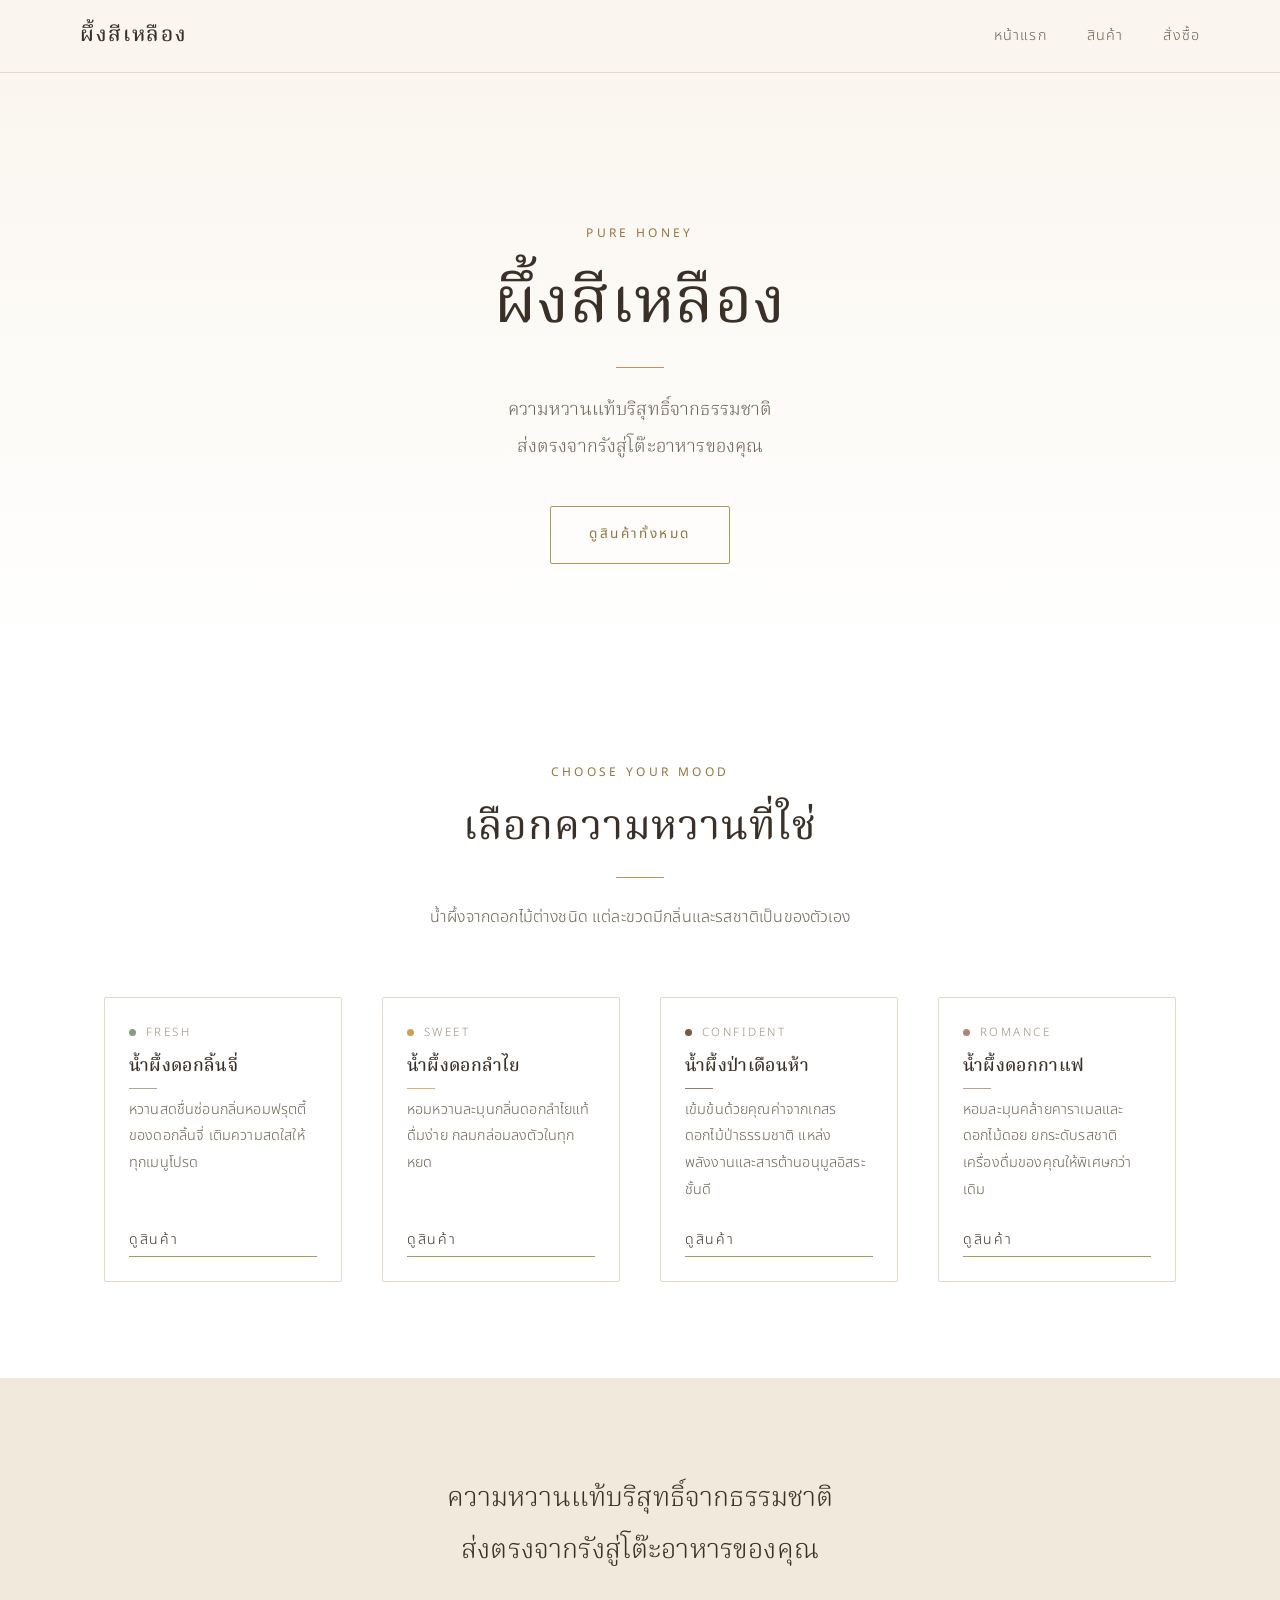
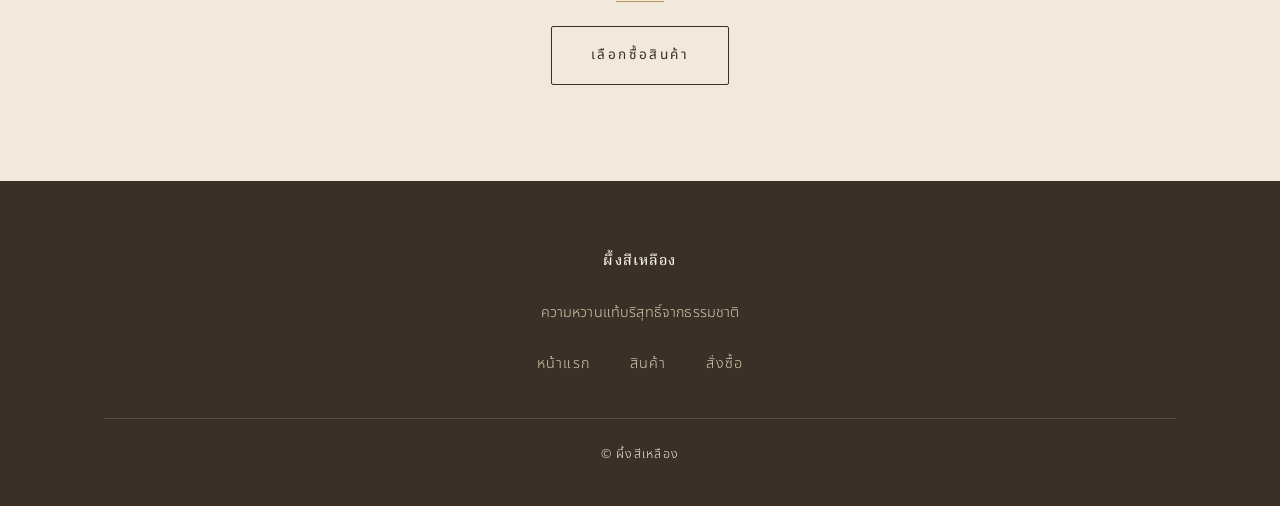
<file: index.html>
<!DOCTYPE html>
<html lang="th">
<head>
  <meta charset="UTF-8">
  <meta name="viewport" content="width=device-width, initial-scale=1">
  <title>ผึ้งสีเหลือง — ความหวานแท้บริสุทธิ์จากธรรมชาติ</title>
  <meta name="description" content="ผึ้งสีเหลือง — ความหวานแท้บริสุทธิ์จากธรรมชาติ ส่งตรงจากรังสู่โต๊ะอาหารของคุณ">
  <link rel="stylesheet" href="style.css">
</head>
<body>

  <header class="site-header">
    <div class="container nav">
      <a href="index.html" class="nav__brand">ผึ้งสีเหลือง</a>
      <nav class="nav__links" aria-label="เมนูหลัก">
        <a href="index.html">หน้าแรก</a>
        <a href="product.html">สินค้า</a>
        <a href="order.html">สั่งซื้อ</a>
      </nav>
    </div>
  </header>

  <main>
    <!-- Hero -->
    <section class="hero">
      <div class="container hero__inner">
        <span class="eyebrow">Pure Honey</span>
        <h1>ผึ้งสีเหลือง</h1>
        <span class="divider center"></span>
        <p class="lead">ความหวานแท้บริสุทธิ์จากธรรมชาติ<br>ส่งตรงจากรังสู่โต๊ะอาหารของคุณ</p>
        <a href="product.html" class="btn btn--gold">ดูสินค้าทั้งหมด</a>
      </div>
    </section>

    <!-- เลือกตามบุคลิกรสชาติ (mood) -->
    <section class="section section--white">
      <div class="container">
        <div class="section__head">
          <span class="eyebrow">Choose Your Mood</span>
          <h2>เลือกความหวานที่ใช่</h2>
          <span class="divider center"></span>
          <p>น้ำผึ้งจากดอกไม้ต่างชนิด แต่ละขวดมีกลิ่นและรสชาติเป็นของตัวเอง</p>
        </div>

        <div class="grid grid--4">
          <a class="product-card" data-mood="fresh" href="product.html?mood=fresh">
            <div class="product-card__body">
              <div class="product-card__mood"><span class="dot"></span><span>Fresh</span></div>
              <h3 class="product-card__name">น้ำผึ้งดอกลิ้นจี่</h3>
              <p class="product-card__desc">หวานสดชื่นซ่อนกลิ่นหอมฟรุตตี้ของดอกลิ้นจี่ เติมความสดใสให้ทุกเมนูโปรด</p>
              <span class="link-line">ดูสินค้า</span>
            </div>
          </a>

          <a class="product-card" data-mood="sweet" href="product.html?mood=sweet">
            <div class="product-card__body">
              <div class="product-card__mood"><span class="dot"></span><span>Sweet</span></div>
              <h3 class="product-card__name">น้ำผึ้งดอกลำไย</h3>
              <p class="product-card__desc">หอมหวานละมุนกลิ่นดอกลำไยแท้ ดื่มง่าย กลมกล่อมลงตัวในทุกหยด</p>
              <span class="link-line">ดูสินค้า</span>
            </div>
          </a>

          <a class="product-card" data-mood="confident" href="product.html?mood=confident">
            <div class="product-card__body">
              <div class="product-card__mood"><span class="dot"></span><span>Confident</span></div>
              <h3 class="product-card__name">น้ำผึ้งป่าเดือนห้า</h3>
              <p class="product-card__desc">เข้มข้นด้วยคุณค่าจากเกสรดอกไม้ป่าธรรมชาติ แหล่งพลังงานและสารต้านอนุมูลอิสระชั้นดี</p>
              <span class="link-line">ดูสินค้า</span>
            </div>
          </a>

          <a class="product-card" data-mood="romance" href="product.html?mood=romance">
            <div class="product-card__body">
              <div class="product-card__mood"><span class="dot"></span><span>Romance</span></div>
              <h3 class="product-card__name">น้ำผึ้งดอกกาแฟ</h3>
              <p class="product-card__desc">หอมละมุนคล้ายคาราเมลและดอกไม้ดอย ยกระดับรสชาติเครื่องดื่มของคุณให้พิเศษกว่าเดิม</p>
              <span class="link-line">ดูสินค้า</span>
            </div>
          </a>
        </div>
      </div>
    </section>

    <!-- ปิดท้าย -->
    <section class="section section--deep">
      <div class="container quote">
        <p class="quote__text">ความหวานแท้บริสุทธิ์จากธรรมชาติ<br>ส่งตรงจากรังสู่โต๊ะอาหารของคุณ</p>
        <span class="divider center"></span>
        <a href="product.html" class="btn">เลือกซื้อสินค้า</a>
      </div>
    </section>
  </main>

  <footer class="site-footer">
    <div class="container text-center">
      <a href="index.html" class="nav__brand">ผึ้งสีเหลือง</a>
      <p class="mt-3">ความหวานแท้บริสุทธิ์จากธรรมชาติ</p>
      <div class="nav__links" style="justify-content:center;margin-top:1.5rem;">
        <a href="index.html">หน้าแรก</a>
        <a href="product.html">สินค้า</a>
        <a href="order.html">สั่งซื้อ</a>
      </div>
      <div class="site-footer__bottom">© ผึ้งสีเหลือง</div>
    </div>
  </footer>

  <script src="script.js"></script>
</body>
</html>
</file>
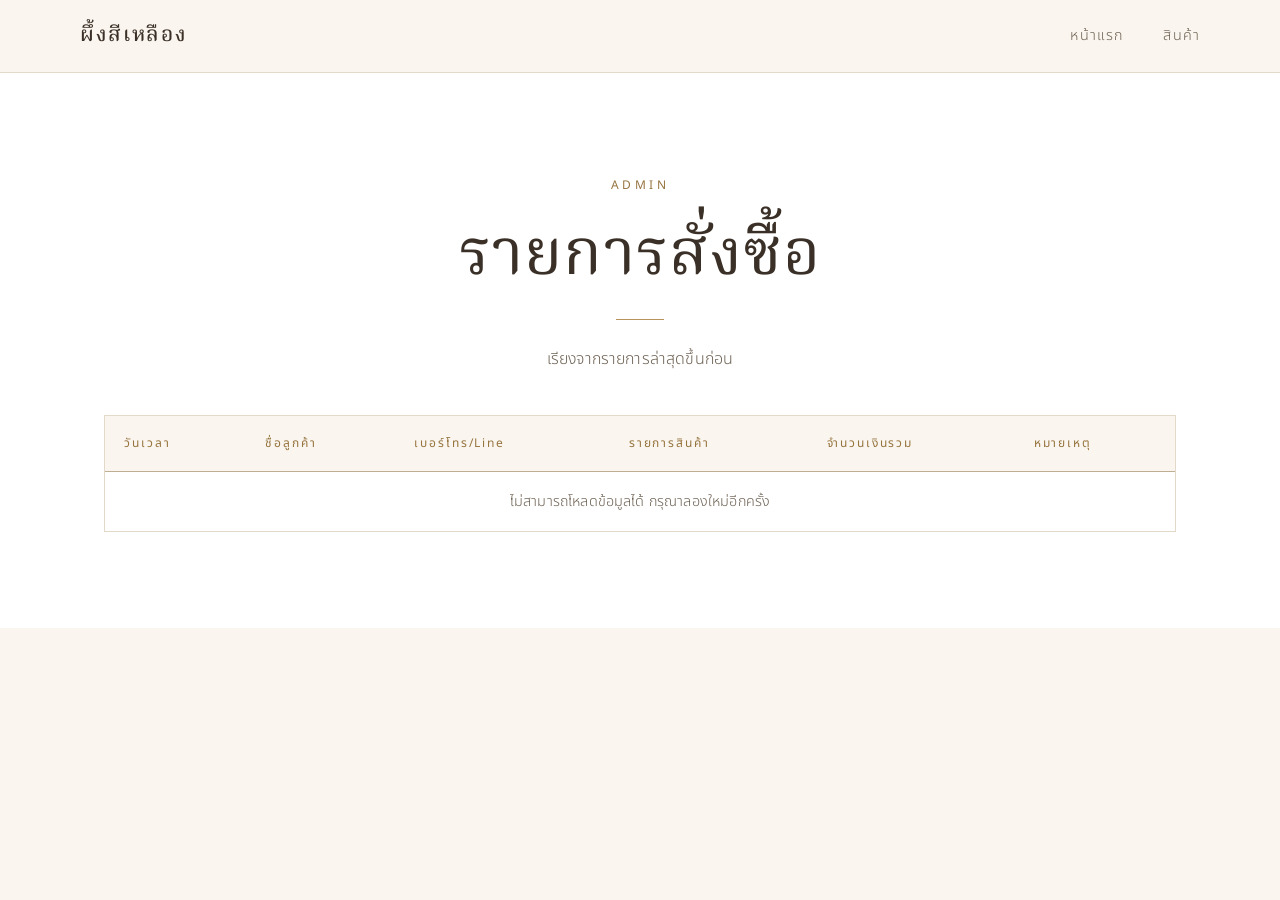
<file: admin.html>
<!DOCTYPE html>
<html lang="th">
<head>
  <meta charset="UTF-8">
  <meta name="viewport" content="width=device-width, initial-scale=1">
  <meta name="robots" content="noindex, nofollow">
  <title>รายการสั่งซื้อ — ผึ้งสีเหลือง</title>
  <link rel="stylesheet" href="style.css">
  <style>
    /* สไตล์ตารางเฉพาะหน้านี้ ให้เข้ากับธีมหลัก */
    .table-wrap { overflow-x: auto; border: 1px solid var(--c-line); background: var(--c-white); }
    #ordersTable { width: 100%; min-width: 860px; border-collapse: collapse; font-size: 0.9rem; }
    #ordersTable th,
    #ordersTable td { padding: 1rem 1.2rem; text-align: left; vertical-align: top; border-bottom: 1px solid var(--c-line); }
    #ordersTable th { font-weight: 400; font-size: 0.75rem; letter-spacing: 0.16em; color: var(--c-gold-deep); background: var(--c-cream); border-bottom: 1px solid var(--c-line-strong); white-space: nowrap; }
    #ordersTable td { color: var(--c-ink-soft); }
    #ordersTable tbody tr:last-child td { border-bottom: 0; }
    #ordersTable tbody tr:hover td { background: var(--c-cream); }
  </style>
</head>
<body>

  <header class="site-header">
    <div class="container nav">
      <a href="index.html" class="nav__brand">ผึ้งสีเหลือง</a>
      <nav class="nav__links" aria-label="เมนูหลัก">
        <a href="index.html">หน้าแรก</a>
        <a href="product.html">สินค้า</a>
      </nav>
    </div>
  </header>

  <main>
    <section class="section section--white">
      <div class="container">
        <div class="section__head" style="margin-bottom:var(--s-4);">
          <span class="eyebrow">Admin</span>
          <h1>รายการสั่งซื้อ</h1>
          <span class="divider center"></span>
          <p>เรียงจากรายการล่าสุดขึ้นก่อน</p>
        </div>

        <div class="table-wrap">
          <table id="ordersTable">
            <thead>
              <tr>
                <th>วันเวลา</th>
                <th>ชื่อลูกค้า</th>
                <th>เบอร์โทร/Line</th>
                <th>รายการสินค้า</th>
                <th>จำนวนเงินรวม</th>
                <th>หมายเหตุ</th>
              </tr>
            </thead>
            <tbody></tbody>
          </table>
        </div>
      </div>
    </section>
  </main>

  <script src="script.js"></script>
</body>
</html>
</file>
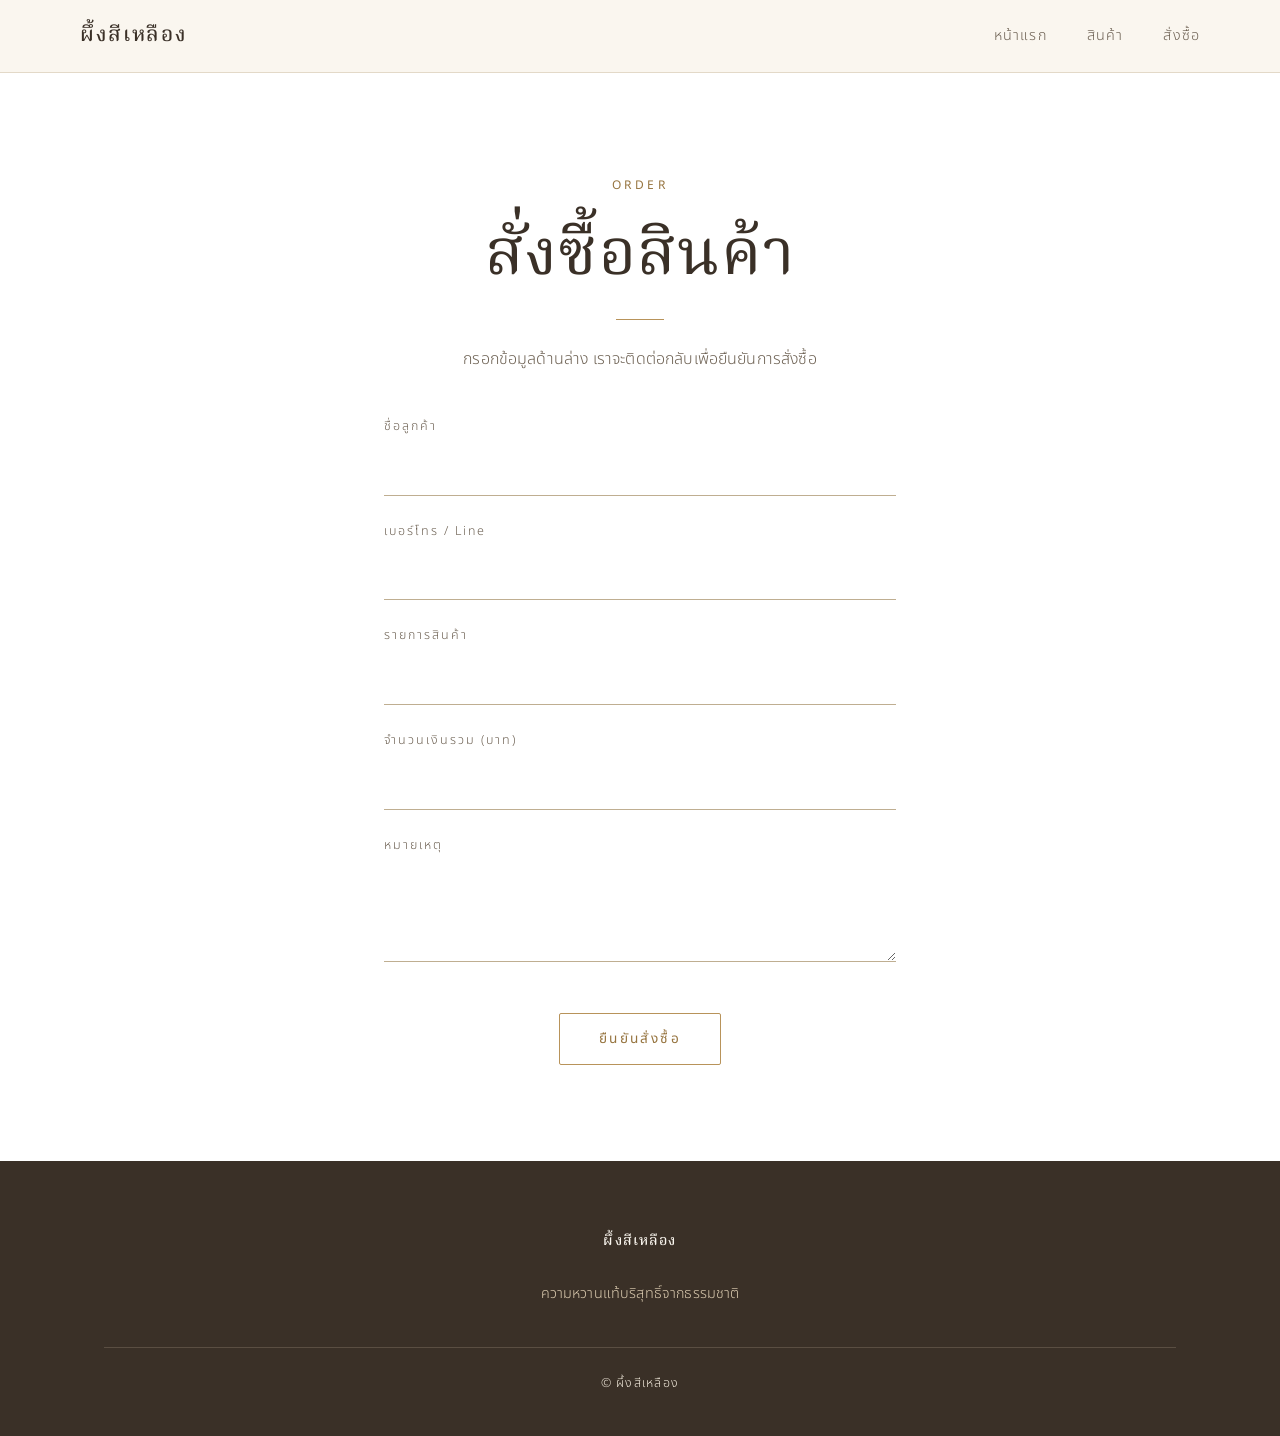
<file: order.html>
<!DOCTYPE html>
<html lang="th">
<head>
  <meta charset="UTF-8">
  <meta name="viewport" content="width=device-width, initial-scale=1">
  <title>สั่งซื้อ — ผึ้งสีเหลือง</title>
  <link rel="stylesheet" href="style.css">
</head>
<body>

  <header class="site-header">
    <div class="container nav">
      <a href="index.html" class="nav__brand">ผึ้งสีเหลือง</a>
      <nav class="nav__links" aria-label="เมนูหลัก">
        <a href="index.html">หน้าแรก</a>
        <a href="product.html">สินค้า</a>
        <a href="order.html">สั่งซื้อ</a>
      </nav>
    </div>
  </header>

  <main>
    <section class="section section--white">
      <div class="container" style="max-width:560px;">
        <div class="section__head" style="margin-bottom:var(--s-4);">
          <span class="eyebrow">Order</span>
          <h1>สั่งซื้อสินค้า</h1>
          <span class="divider center"></span>
          <p>กรอกข้อมูลด้านล่าง เราจะติดต่อกลับเพื่อยืนยันการสั่งซื้อ</p>
        </div>

        <form id="orderForm">
          <div class="field">
            <label for="customerName">ชื่อลูกค้า</label>
            <input type="text" id="customerName" name="customerName" autocomplete="name" required>
          </div>

          <div class="field">
            <label for="contact">เบอร์โทร / Line</label>
            <input type="text" id="contact" name="contact" autocomplete="tel" required>
          </div>

          <div class="field">
            <label for="items">รายการสินค้า</label>
            <input type="text" id="items" name="items" required>
          </div>

          <div class="field">
            <label for="total">จำนวนเงินรวม (บาท)</label>
            <input type="text" id="total" name="total" inputmode="numeric" required>
          </div>

          <div class="field">
            <label for="note">หมายเหตุ</label>
            <textarea id="note" name="note" rows="3"></textarea>
          </div>

          <div class="text-center mt-4">
            <button type="submit" class="btn btn--gold">ยืนยันสั่งซื้อ</button>
          </div>
        </form>
      </div>
    </section>
  </main>

  <footer class="site-footer">
    <div class="container text-center">
      <a href="index.html" class="nav__brand">ผึ้งสีเหลือง</a>
      <p class="mt-3">ความหวานแท้บริสุทธิ์จากธรรมชาติ</p>
      <div class="site-footer__bottom">© ผึ้งสีเหลือง</div>
    </div>
  </footer>

  <script src="script.js"></script>
</body>
</html>
</file>
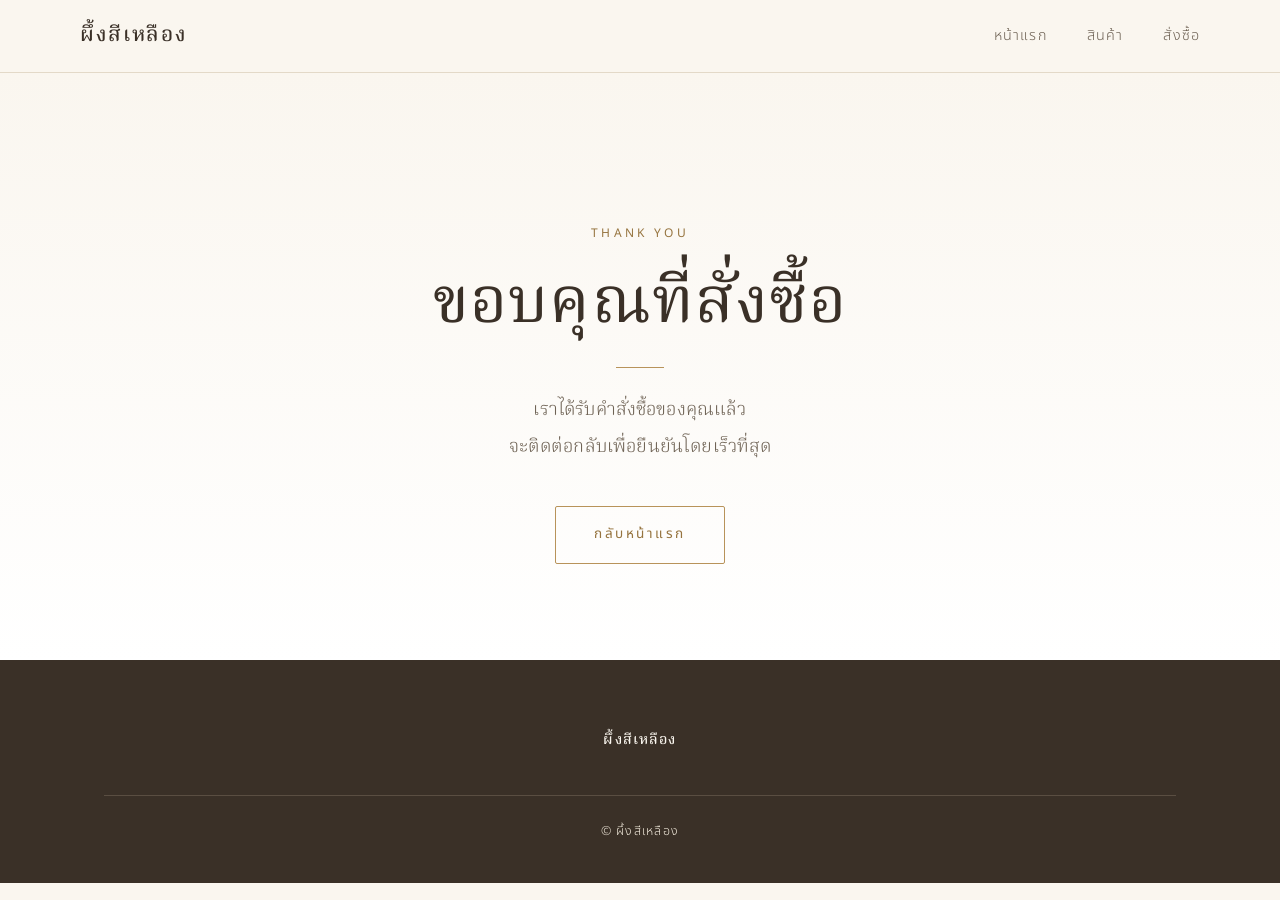
<file: thankyou.html>
<!DOCTYPE html>
<html lang="th">
<head>
  <meta charset="UTF-8">
  <meta name="viewport" content="width=device-width, initial-scale=1">
  <title>ขอบคุณ — ผึ้งสีเหลือง</title>
  <link rel="stylesheet" href="style.css">
</head>
<body>

  <header class="site-header">
    <div class="container nav">
      <a href="index.html" class="nav__brand">ผึ้งสีเหลือง</a>
      <nav class="nav__links" aria-label="เมนูหลัก">
        <a href="index.html">หน้าแรก</a>
        <a href="product.html">สินค้า</a>
        <a href="order.html">สั่งซื้อ</a>
      </nav>
    </div>
  </header>

  <main>
    <section class="hero" style="min-height:60vh;">
      <div class="container hero__inner">
        <span class="eyebrow">Thank You</span>
        <h1>ขอบคุณที่สั่งซื้อ</h1>
        <span class="divider center"></span>
        <p class="lead">เราได้รับคำสั่งซื้อของคุณแล้ว<br>จะติดต่อกลับเพื่อยืนยันโดยเร็วที่สุด</p>
        <a href="index.html" class="btn btn--gold">กลับหน้าแรก</a>
      </div>
    </section>
  </main>

  <footer class="site-footer">
    <div class="container text-center">
      <a href="index.html" class="nav__brand">ผึ้งสีเหลือง</a>
      <div class="site-footer__bottom">© ผึ้งสีเหลือง</div>
    </div>
  </footer>

</body>
</html>
</file>
<file: style.css>
/* ==========================================================
   ผึ้งสีเหลือง — Premium Minimal Theme
   โทน: ขาว / ครีม / เบจเข้ม  |  Accent: ทอง-บรอนซ์อ่อน
   ========================================================== */

@import url("https://fonts.googleapis.com/css2?family=Cormorant+Garamond:wght@400;500;600&family=Noto+Sans+Thai:wght@300;400;500&family=Noto+Serif+Thai:wght@300;400;500;600&display=swap");

/* ---------- Design tokens ---------- */
:root {
  /* พื้นหลัง */
  --c-white: #ffffff;
  --c-cream: #faf6ef;
  --c-cream-deep: #f1e9db;
  --c-beige: #d9c9ae;

  /* ตัวอักษร */
  --c-ink: #3a3027;        /* น้ำตาลเข้มนุ่ม ไม่ดำสนิท */
  --c-ink-soft: #6e6254;
  --c-ink-faint: #9b8f80;

  /* Accent ทอง/บรอนซ์อ่อน */
  --c-gold: #b8935a;
  --c-gold-deep: #96743f;
  --c-gold-soft: #e4d3b3;

  /* เส้นขอบบางๆ */
  --c-line: #e3d9c8;
  --c-line-strong: #bfae91;

  /* สีประจำสินค้า (ใช้แตะเบาๆ เป็นจุดเล็กๆ เท่านั้น) */
  --mood-fresh: #8c9c7e;
  --mood-sweet: #c9a25f;
  --mood-confident: #7a5a43;
  --mood-romance: #b0847b;

  /* ฟอนต์ */
  --font-display: "Cormorant Garamond", "Noto Serif Thai", Georgia, serif;
  --font-serif: "Noto Serif Thai", "Cormorant Garamond", Georgia, serif;
  --font-sans: "Noto Sans Thai", -apple-system, "Segoe UI", sans-serif;

  /* Spacing — เว้นระยะเยอะๆ */
  --s-1: 0.5rem;
  --s-2: 1rem;
  --s-3: 1.5rem;
  --s-4: 2.5rem;
  --s-5: 4rem;
  --s-6: 6rem;
  --s-7: 9rem;

  --radius: 2px;
  --container: 1120px;
  --ease: cubic-bezier(0.22, 0.61, 0.36, 1);
}

/* ---------- Reset ---------- */
*,
*::before,
*::after {
  box-sizing: border-box;
}

html {
  scroll-behavior: smooth;
  -webkit-text-size-adjust: 100%;
}

body {
  margin: 0;
  font-family: var(--font-sans);
  font-weight: 300;
  font-size: 1rem;
  line-height: 1.9;
  letter-spacing: 0.01em;
  color: var(--c-ink);
  background: var(--c-cream);
  -webkit-font-smoothing: antialiased;
}

img {
  display: block;
  max-width: 100%;
  height: auto;
}

a {
  color: inherit;
  text-decoration: none;
}

ul {
  margin: 0;
  padding: 0;
  list-style: none;
}

::selection {
  background: var(--c-gold-soft);
  color: var(--c-ink);
}

/* ---------- Typography ---------- */
h1,
h2,
h3,
h4 {
  margin: 0 0 var(--s-2);
  font-family: var(--font-display);
  font-weight: 500;
  line-height: 1.3;
  color: var(--c-ink);
  letter-spacing: 0.02em;
}

h1 { font-size: clamp(2.4rem, 5vw, 4rem); font-weight: 400; }
h2 { font-size: clamp(1.8rem, 3.2vw, 2.6rem); font-weight: 400; }
h3 { font-size: 1.35rem; }
h4 { font-size: 1.1rem; }

p {
  margin: 0 0 var(--s-2);
  color: var(--c-ink-soft);
}

.eyebrow {
  display: inline-block;
  margin-bottom: var(--s-2);
  font-family: var(--font-sans);
  font-size: 0.75rem;
  font-weight: 400;
  letter-spacing: 0.28em;
  text-transform: uppercase;
  color: var(--c-gold-deep);
}

.lead {
  font-family: var(--font-serif);
  font-size: 1.15rem;
  font-weight: 300;
  line-height: 2;
  color: var(--c-ink-soft);
}

/* เส้นทองสั้นๆ ใต้หัวข้อ */
.divider {
  display: block;
  width: 48px;
  height: 1px;
  margin: var(--s-3) 0;
  background: var(--c-gold);
  border: 0;
}
.text-center .divider,
.divider.center {
  margin-left: auto;
  margin-right: auto;
}

/* ---------- Layout ---------- */
.container {
  width: 100%;
  max-width: var(--container);
  margin: 0 auto;
  padding: 0 var(--s-3);
}

.section {
  padding: var(--s-6) 0;
}

.section--white { background: var(--c-white); }
.section--cream { background: var(--c-cream); }
.section--deep  { background: var(--c-cream-deep); }

.section__head {
  max-width: 620px;
  margin: 0 auto var(--s-5);
  text-align: center;
}

.text-center { text-align: center; }

.grid {
  display: grid;
  gap: var(--s-4);
}
.grid--2 { grid-template-columns: repeat(2, 1fr); }
.grid--3 { grid-template-columns: repeat(3, 1fr); }
.grid--4 { grid-template-columns: repeat(4, 1fr); }

/* ---------- Header / Nav ---------- */
.site-header {
  position: sticky;
  top: 0;
  z-index: 50;
  background: rgba(250, 246, 239, 0.92);
  backdrop-filter: blur(8px);
  border-bottom: 1px solid var(--c-line);
}

.nav {
  display: flex;
  align-items: center;
  justify-content: space-between;
  padding: var(--s-2) 0;
}

.nav__brand {
  font-family: var(--font-serif);
  font-size: 1.3rem;
  font-weight: 500;
  letter-spacing: 0.08em;
  color: var(--c-ink);
}

.nav__links {
  display: flex;
  gap: var(--s-4);
}

.nav__links a {
  position: relative;
  font-size: 0.9rem;
  letter-spacing: 0.08em;
  color: var(--c-ink-soft);
  transition: color 0.3s var(--ease);
}

.nav__links a::after {
  content: "";
  position: absolute;
  left: 0;
  bottom: -4px;
  width: 0;
  height: 1px;
  background: var(--c-gold);
  transition: width 0.3s var(--ease);
}

.nav__links a:hover { color: var(--c-ink); }
.nav__links a:hover::after { width: 100%; }

/* ---------- Buttons — เส้นบาง สีเข้มนุ่มตา ---------- */
.btn {
  display: inline-block;
  padding: 0.95rem 2.4rem;
  font-family: var(--font-sans);
  font-size: 0.85rem;
  font-weight: 400;
  letter-spacing: 0.18em;
  color: var(--c-ink);
  background: transparent;
  border: 1px solid var(--c-ink);
  border-radius: var(--radius);
  cursor: pointer;
  transition: background 0.35s var(--ease), color 0.35s var(--ease),
    border-color 0.35s var(--ease);
}

.btn:hover {
  background: var(--c-ink);
  color: var(--c-cream);
}

.btn:focus-visible {
  outline: 1px solid var(--c-gold);
  outline-offset: 4px;
}

.btn--gold {
  color: var(--c-gold-deep);
  border-color: var(--c-gold);
}
.btn--gold:hover {
  background: var(--c-gold);
  border-color: var(--c-gold);
  color: var(--c-white);
}

.btn--sm {
  padding: 0.65rem 1.6rem;
  font-size: 0.78rem;
}

/* ลิงก์แบบขีดเส้นใต้บาง */
.link-line {
  display: inline-block;
  padding-bottom: 2px;
  font-size: 0.88rem;
  letter-spacing: 0.12em;
  color: var(--c-ink);
  border-bottom: 1px solid var(--c-gold);
  transition: color 0.3s var(--ease);
}
.link-line:hover { color: var(--c-gold-deep); }

/* ---------- Hero ---------- */
.hero {
  padding: var(--s-7) 0 var(--s-6);
  text-align: center;
  background: linear-gradient(180deg, var(--c-cream) 0%, var(--c-white) 100%);
}

.hero__inner {
  max-width: 720px;
  margin: 0 auto;
}

.hero h1 { margin-bottom: var(--s-3); }

.hero p {
  max-width: 520px;
  margin: 0 auto var(--s-4);
}

/* ---------- Product card ----------
   ไม่ทาสีพื้นหลังเต็มการ์ด: ใช้พื้นขาว/โปร่ง + เส้นขอบบาง
   สีสินค้าใช้เป็นแค่จุดเล็กๆ และเส้นใต้หัวข้อ                */
.product-card {
  display: flex;
  flex-direction: column;
  background: var(--c-white);
  border: 1px solid var(--c-line);
  border-radius: var(--radius);
  transition: border-color 0.4s var(--ease), transform 0.4s var(--ease);
}

.product-card:hover {
  border-color: var(--c-line-strong);
  transform: translateY(-4px);
}

.product-card__media {
  overflow: hidden;
  aspect-ratio: 4 / 5;
  background: var(--c-cream-deep);
}

.product-card__media img {
  width: 100%;
  height: 100%;
  object-fit: cover;
  transition: transform 0.8s var(--ease);
}

.product-card:hover .product-card__media img {
  transform: scale(1.03);
}

.product-card__body {
  display: flex;
  flex: 1;
  flex-direction: column;
  padding: var(--s-3);
}

.product-card__mood {
  display: flex;
  align-items: center;
  gap: 0.6rem;
  margin-bottom: var(--s-1);
  font-size: 0.72rem;
  letter-spacing: 0.22em;
  text-transform: uppercase;
  color: var(--c-ink-faint);
}

/* จุดสีเล็กๆ ประจำสินค้า */
.dot {
  display: inline-block;
  width: 7px;
  height: 7px;
  border-radius: 50%;
  background: var(--accent, var(--c-gold));
}

.product-card__name {
  margin-bottom: var(--s-1);
  font-family: var(--font-serif);
  font-size: 1.1rem;
  font-weight: 500;
  line-height: 1.6;
}

/* เส้นสีบางๆ ใต้ชื่อสินค้า */
.product-card__name::after {
  content: "";
  display: block;
  width: 28px;
  height: 1px;
  margin-top: var(--s-1);
  background: var(--accent, var(--c-gold));
  opacity: 0.8;
}

.product-card__desc {
  flex: 1;
  margin-bottom: var(--s-3);
  font-size: 0.9rem;
  line-height: 1.85;
}

.product-card__foot {
  display: flex;
  align-items: baseline;
  justify-content: space-between;
  padding-top: var(--s-2);
  border-top: 1px solid var(--c-line);
}

.product-card__price {
  font-family: var(--font-display);
  font-size: 1.5rem;
  font-weight: 500;
  color: var(--c-ink);
}

.product-card__price small {
  margin-left: 0.2rem;
  font-family: var(--font-sans);
  font-size: 0.8rem;
  font-weight: 300;
  color: var(--c-ink-faint);
}

.product-card__size {
  font-size: 0.8rem;
  letter-spacing: 0.08em;
  color: var(--c-ink-faint);
}

/* ตัวกำหนดสี accent ตาม mood (ใช้ data-mood="..." บน element ใดก็ได้) */
[data-mood="fresh"]     { --accent: var(--mood-fresh); }
[data-mood="sweet"]     { --accent: var(--mood-sweet); }
[data-mood="confident"] { --accent: var(--mood-confident); }
[data-mood="romance"]   { --accent: var(--mood-romance); }

/* ---------- Mood filter (ปุ่มกรองแบบเส้นบาง) ---------- */
.filter {
  display: flex;
  flex-wrap: wrap;
  justify-content: center;
  gap: var(--s-2);
  margin-bottom: var(--s-5);
}

.filter__item {
  display: inline-flex;
  align-items: center;
  gap: 0.6rem;
  padding: 0.55rem 1.4rem;
  font-family: var(--font-sans);
  font-size: 0.82rem;
  letter-spacing: 0.1em;
  color: var(--c-ink-soft);
  background: transparent;
  border: 1px solid var(--c-line);
  border-radius: 999px;
  cursor: pointer;
  transition: border-color 0.3s var(--ease), color 0.3s var(--ease);
}

.filter__item:hover,
.filter__item.is-active {
  color: var(--c-ink);
  border-color: var(--c-ink);
}

/* ---------- Feature / icon blocks ---------- */
.feature {
  text-align: center;
  padding: var(--s-3);
}

.feature__icon {
  display: inline-flex;
  align-items: center;
  justify-content: center;
  width: 56px;
  height: 56px;
  margin-bottom: var(--s-2);
  color: var(--c-gold-deep);
  border: 1px solid var(--c-gold-soft);
  border-radius: 50%;
}

.feature h3 { font-size: 1.15rem; }
.feature p  { font-size: 0.92rem; }

/* ---------- Quote ---------- */
.quote {
  max-width: 680px;
  margin: 0 auto;
  text-align: center;
}

.quote__text {
  font-family: var(--font-serif);
  font-size: clamp(1.25rem, 2.4vw, 1.7rem);
  font-weight: 300;
  line-height: 1.9;
  color: var(--c-ink);
}

.quote__by {
  font-size: 0.8rem;
  letter-spacing: 0.22em;
  color: var(--c-gold-deep);
}

/* ---------- Form ---------- */
.field { margin-bottom: var(--s-3); }

.field label {
  display: block;
  margin-bottom: 0.4rem;
  font-size: 0.78rem;
  letter-spacing: 0.16em;
  color: var(--c-ink-soft);
}

.field input,
.field textarea,
.field select {
  width: 100%;
  padding: 0.8rem 0;
  font-family: var(--font-sans);
  font-size: 1rem;
  font-weight: 300;
  color: var(--c-ink);
  background: transparent;
  border: 0;
  border-bottom: 1px solid var(--c-line-strong);
  border-radius: 0;
  transition: border-color 0.3s var(--ease);
}

.field input:focus,
.field textarea:focus,
.field select:focus {
  outline: none;
  border-bottom-color: var(--c-gold);
}

/* ---------- Footer ---------- */
.site-footer {
  padding: var(--s-5) 0 var(--s-4);
  color: var(--c-cream-deep);
  background: var(--c-ink);
}

.site-footer h4,
.site-footer .nav__brand { color: var(--c-cream); }

.site-footer p,
.site-footer a {
  font-size: 0.9rem;
  color: var(--c-beige);
}

.site-footer a:hover { color: var(--c-gold-soft); }

.site-footer__bottom {
  margin-top: var(--s-4);
  padding-top: var(--s-3);
  font-size: 0.78rem;
  letter-spacing: 0.1em;
  text-align: center;
  border-top: 1px solid rgba(217, 201, 174, 0.2);
}

/* ---------- Utilities ---------- */
.mt-0 { margin-top: 0; }
.mt-3 { margin-top: var(--s-3); }
.mt-4 { margin-top: var(--s-4); }
.mt-5 { margin-top: var(--s-5); }
.mb-0 { margin-bottom: 0; }
.mb-4 { margin-bottom: var(--s-4); }

.fade-in {
  opacity: 0;
  transform: translateY(14px);
  transition: opacity 0.9s var(--ease), transform 0.9s var(--ease);
}
.fade-in.is-visible {
  opacity: 1;
  transform: none;
}

@media (prefers-reduced-motion: reduce) {
  html { scroll-behavior: auto; }
  *, *::before, *::after {
    transition: none !important;
    animation: none !important;
  }
  .fade-in { opacity: 1; transform: none; }
}

/* ---------- Responsive ---------- */
@media (max-width: 960px) {
  .grid--4 { grid-template-columns: repeat(2, 1fr); }
  .grid--3 { grid-template-columns: repeat(2, 1fr); }
}

@media (max-width: 640px) {
  :root {
    --s-5: 3rem;
    --s-6: 4.5rem;
    --s-7: 6rem;
  }
  .grid--2,
  .grid--3,
  .grid--4 { grid-template-columns: 1fr; }
  .nav__links { gap: var(--s-3); }
  .nav__links a { font-size: 0.82rem; }
}
</file>
